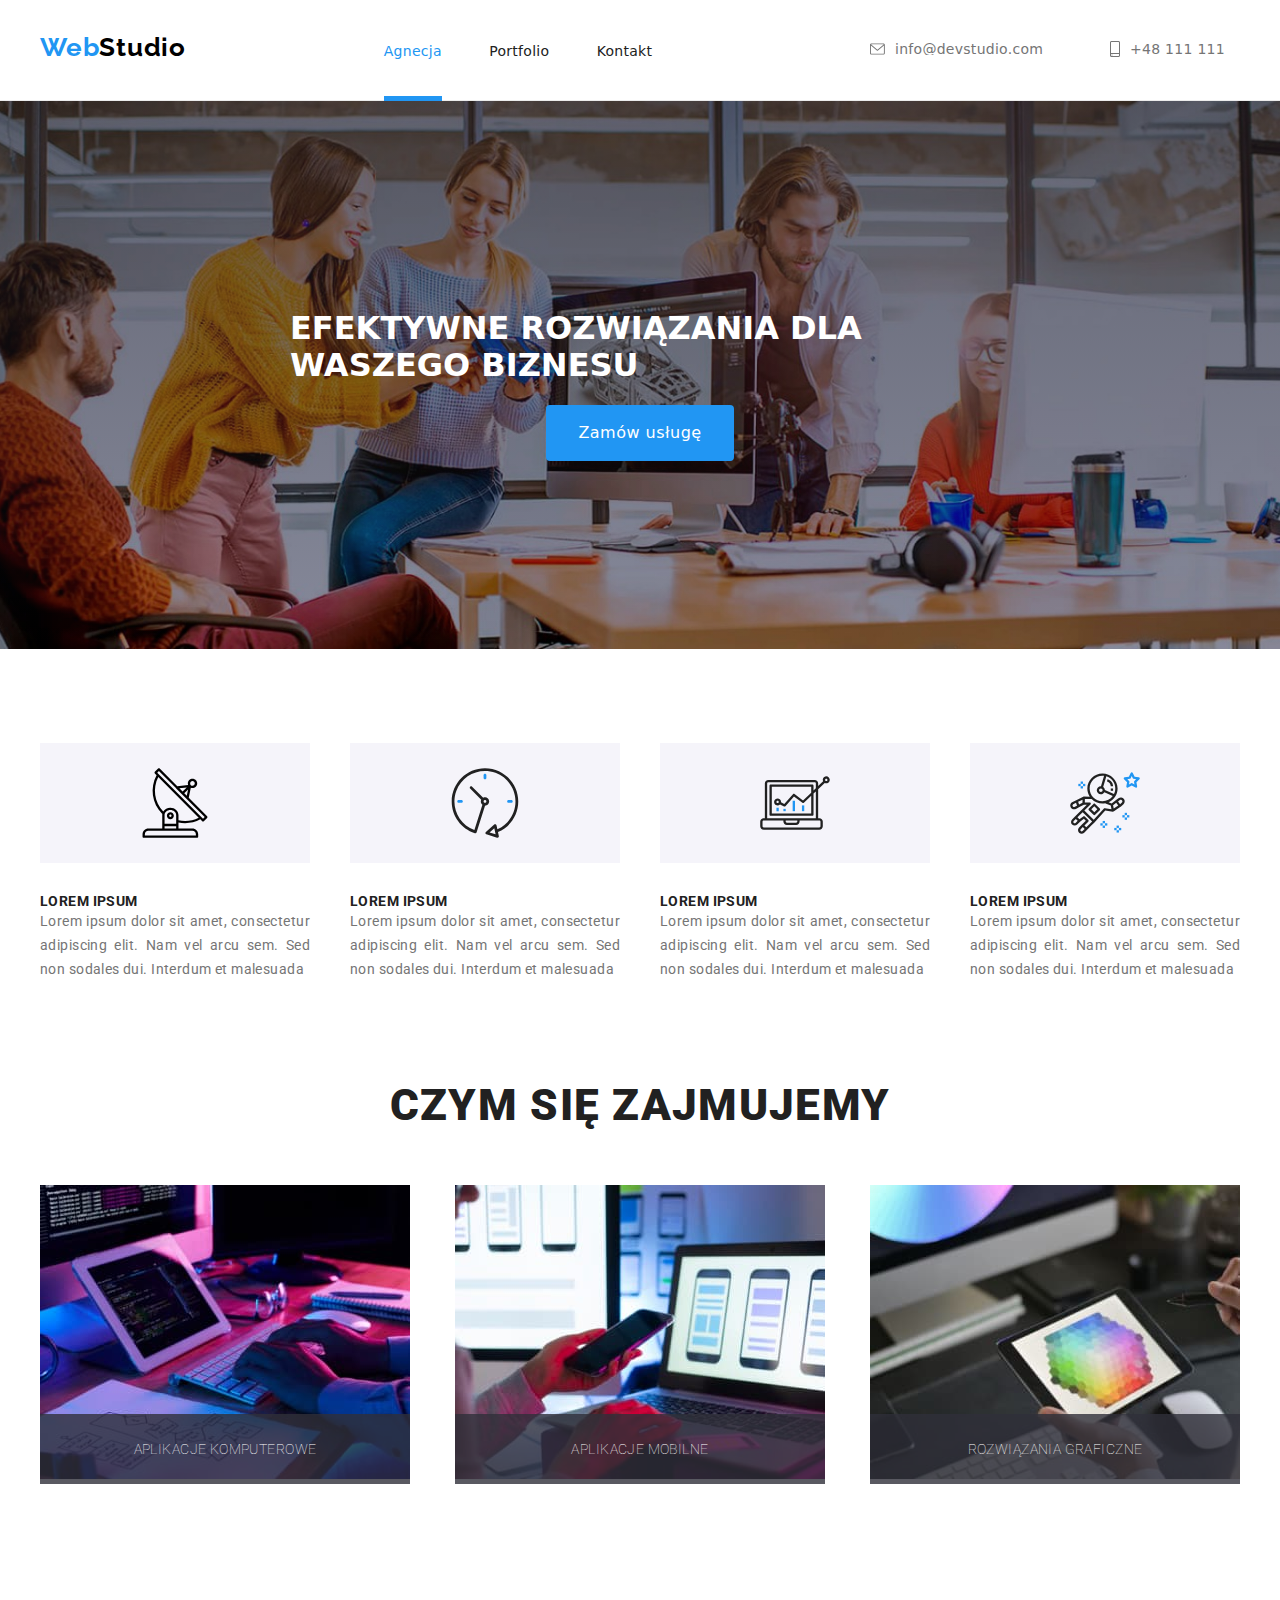
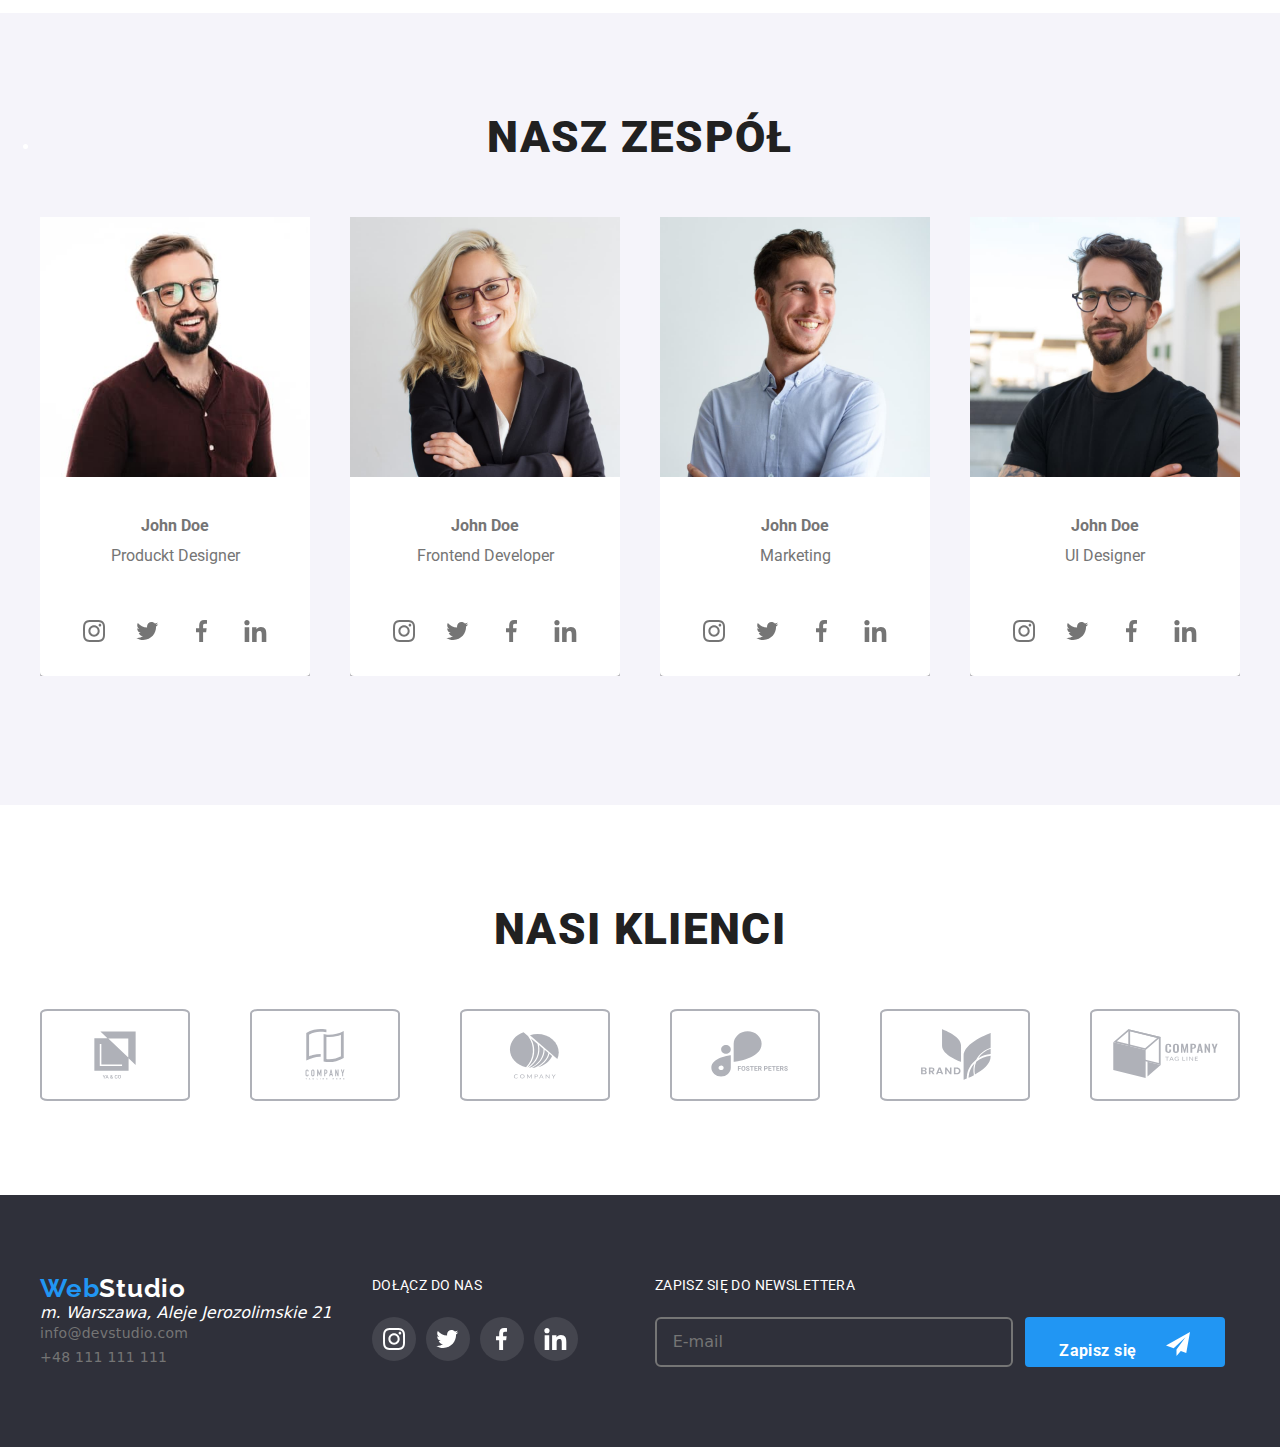
<file: index.html>
<!DOCTYPE html>
<html lang="pl">
  <head>
    <meta charset="UTF-8" />
    <meta http-equiv="X-UA-Compatible" content="IE=edge" />
    <meta name="viewport" content="width=device-width, initial-scale=1.0" />
    <meta name="description" content="homework 6" />
    <link
      rel="stylesheet"
      href="https://cdnjs.cloudflare.com/ajax/libs/modern-normalize/1.0.0/modern-normalize.min.css"
    />
    <link
      href="https://fonts.googleapis.com/css2?family=Roboto&display=swap"
      rel="stylesheet"
    />
    <link
      href="https://fonts.googleapis.com/css2?family=Raleway:wght@500&display=swap"
      rel="stylesheet"
    />

    <title>Studio</title>
    <link rel="stylesheet" type="text/css" href="css/main.min.css" />
  </head>

  <body>
    <header class="header">
      <div class="header__menu">
        <a class="header__logo" href="index.html"
          ><span style="color: #2196f3">Web</span
          ><span style="color: #000000">Studio</span></a
        >

        <nav>
          <a class="link__page link-nav__underline" href="index.html"
            >Agnecja</a
          >

          <a class="link__page" href="portfolio.html">Portfolio</a>

          <a class="link__page" href="#kontakt">Kontakt</a>
        </nav>
        <div class="header__contact">
          <a class="link link--contact" href="mailto:info@devstudio.com">
            <svg class="contact__icon" width="200" height="12">
              <use href="./images/icons.svg#icon-envelope"></use>
              <text class="contact__link" x="25" y="11">
                info@devstudio.com
              </text>
            </svg>
          </a>
          <a class="link link--contact" href="tel:+48 111111111"
            ><svg class="contact__icon" width="120" height="16">
              <use href="./images/icons.svg#icon-smartphone"></use>
              <text class="contact__link" x="25" y="13">+48 111 111 111</text>
            </svg>
          </a>
        </div>
      </div>
    </header>
    <main class="main">
      <section class="order">
        <div class="order__container">
          <h1 class="order__header">
            EFEKTYWNE ROZWIĄZANIA DLA WASZEGO BIZNESU
          </h1>

          <div>
            <button class="button" data-modal-open>Zamów usługę</button>
          </div>
        </div>
      </section>
    </main>
    <section class="lorem">
      <div class="container">
        <div class="wrapper">
          <div class="lorem__icon-box">
            <svg class="lorem__icon" width="100" height="150">
              <use href="./images/icons.svg#icon-antenna-1"></use>
            </svg>
          </div>
          <div class="lorem__icon-box">
            <svg class="lorem__icon" width="100" height="150">
              <use href="./images/icons.svg#icon-clock-1"></use>
            </svg>
          </div>
          <div class="lorem__icon-box">
            <svg class="lorem__icon" width="100" height="150">
              <use href="./images/icons.svg#icon-diagram-1"></use>
            </svg>
          </div>
          <div class="lorem__icon-box">
            <svg class="lorem__icon" width="100" height="150">
              <use href="./images/icons.svg#icon-astronaut-1"></use>
            </svg>
          </div>
          <div class="lorem-box">
            <h4 class="lorem-box__paragraf">LOREM IPSUM</h4>
            <p class="lorem__description">
              Lorem ipsum dolor sit amet, consectetur adipiscing elit. Nam vel
              arcu sem. Sed non sodales dui. Interdum et malesuada
            </p>
          </div>
          <div class="lorem-box">
            <h4 class="lorem-box__paragraf">LOREM IPSUM</h4>
            <p class="lorem__description">
              Lorem ipsum dolor sit amet, consectetur adipiscing elit. Nam vel
              arcu sem. Sed non sodales dui. Interdum et malesuada
            </p>
          </div>
          <div class="lorem-box">
            <h4 class="lorem-box__paragraf">LOREM IPSUM</h4>
            <p class="lorem__description">
              Lorem ipsum dolor sit amet, consectetur adipiscing elit. Nam vel
              arcu sem. Sed non sodales dui. Interdum et malesuada
            </p>
          </div>
          <div class="lorem-box">
            <h4 class="lorem-box__paragraf">LOREM IPSUM</h4>
            <p class="lorem__description">
              Lorem ipsum dolor sit amet, consectetur adipiscing elit. Nam vel
              arcu sem. Sed non sodales dui. Interdum et malesuada
            </p>
          </div>
        </div>
      </div>
    </section>
    <section class="whatwedo">
      <div class="container">
        <ul class="wrapper">
          <li><h2 class="section__paragraf">Czym się zajmujemy</h2></li>
          <li class="whatwedo__box">
            <p class="whatwedo__label">aplikacje komputerowe</p>
            <figure class="whatwedo__figure">
              <!-- Dowolna treść graficzna: zdjęcie, wykres, diagram itp. -->
              <img
                src="images/block_diagram.jpg"
                alt="block_diagram"
                width="370"
                height="294"
              />
            </figure>
          </li>
          <li class="whatwedo__box">
            <p class="whatwedo__label">aplikacje mobilne</p>
            <figure class="whatwedo__figure">
              <!-- Dowolna treść graficzna: zdjęcie, wykres, diagram itp. -->
              <img
                src="images/mobileappdeveloper.jpg"
                alt="mobileappdeveloper"
                width="370"
                height="294"
              />
            </figure>
          </li>
          <li class="whatwedo__box">
            <p class="whatwedo__label">rozwiązania graficzne</p>
            <figure class="whatwedo__figure">
              <!-- Dowolna treść graficzna: zdjęcie, wykres, diagram itp. -->
              <img
                src="images/graphic_design.jpg"
                alt="graphic_designer"
                width="370"
                height="294"
              />
            </figure>
          </li>
        </ul>
      </div>
    </section>
    <section class="team">
      <div class="container">
        <ul class="wrapper">
          <li><h2 class="section__paragraf">Nasz zespół</h2></li>
          <li class="team__box">
            <figure class="team__figure">
              <!-- Dowolna treść graficzna: zdjęcie, wykres, diagram itp. -->
              <img
                src="images/produckt_designer.jpg"
                alt="produckt_designer"
                width="270"
                height="260"
              />
              <figcaption class="team__description">
                <strong>John Doe</strong>
                Produckt Designer
              </figcaption>
              <div class="team__icons-box">
                <svg
                  class="socials__icon socials__icon--team"
                  width="44"
                  height="44"
                >
                  <use href="./images/icons.svg#icon-instagram-2"></use>
                </svg>
                <svg
                  class="socials__icon socials__icon--team"
                  width="44"
                  height="44"
                >
                  <use href="./images/icons.svg#icon-twitter-1"></use>
                </svg>
                <svg
                  class="socials__icon socials__icon--team"
                  width="44"
                  height="44"
                >
                  <use href="./images/icons.svg#icon-facebook-1"></use>
                </svg>
                <svg
                  class="socials__icon socials__icon--team"
                  width="44"
                  height="44"
                >
                  <use href="./images/icons.svg#icon-linkedin-1"></use>
                </svg>
              </div>
            </figure>
          </li>
          <li class="team__box">
            <figure class="team__figure">
              <!-- Dowolna treść graficzna: zdjęcie, wykres, diagram itp. -->
              <img
                src="images/frontenddeveloper.jpg"
                alt="frontenddeveloper"
                width="270"
                height="260"
              />
              <figcaption class="team__description">
                <strong>John Doe </strong>
                Frontend Developer
              </figcaption>
              <div class="team__icons-box">
                <svg
                  class="socials__icon socials__icon--team"
                  width="44"
                  height="44"
                >
                  <use href="./images/icons.svg#icon-instagram-2"></use>
                </svg>
                <svg
                  class="socials__icon socials__icon--team"
                  width="44"
                  height="44"
                >
                  <use href="./images/icons.svg#icon-twitter-1"></use>
                </svg>
                <svg
                  class="socials__icon socials__icon--team"
                  width="44"
                  height="44"
                >
                  <use href="./images/icons.svg#icon-facebook-1"></use>
                </svg>
                <svg
                  class="socials__icon socials__icon--team"
                  width="44"
                  height="44"
                >
                  <use href="./images/icons.svg#icon-linkedin-1"></use>
                </svg>
              </div>
            </figure>
          </li>

          <li class="team__box">
            <figure class="team__figure">
              <!-- Dowolna treść graficzna: zdjęcie, wykres, diagram itp. -->
              <img
                src="images/marketing.jpg"
                alt="marketing"
                width="270"
                height="260"
              />
              <figcaption class="team__description">
                <strong>John Doe </strong>
                Marketing
              </figcaption>
              <div class="team__icons-box">
                <svg
                  class="socials__icon socials__icon--team"
                  width="44"
                  height="44"
                >
                  <use href="./images/icons.svg#icon-instagram-2"></use>
                </svg>
                <svg
                  class="socials__icon socials__icon--team"
                  width="44"
                  height="44"
                >
                  <use href="./images/icons.svg#icon-twitter-1"></use>
                </svg>
                <svg
                  class="socials__icon socials__icon--team"
                  width="44"
                  height="44"
                >
                  <use href="./images/icons.svg#icon-facebook-1"></use>
                </svg>
                <svg
                  class="socials__icon socials__icon--team"
                  width="44"
                  height="44"
                >
                  <use href="./images/icons.svg#icon-linkedin-1"></use>
                </svg>
              </div>
            </figure>
          </li>
          <li class="team__box">
            <figure class="team__figure">
              <!-- Dowolna treść graficzna: zdjęcie, wykres, diagram itp. -->
              <img
                src="images/ui_designer.jpg"
                alt="ui_designer"
                width="270"
                height="260"
              />
              <figcaption class="team__description">
                <strong>John Doe</strong>
                UI Designer
              </figcaption>
              <div class="team__icons-box">
                <svg
                  class="socials__icon socials__icon--team"
                  width="44"
                  height="44"
                >
                  <use href="./images/icons.svg#icon-instagram-2"></use>
                </svg>
                <svg
                  class="socials__icon socials__icon--team"
                  width="44"
                  height="44"
                >
                  <use href="./images/icons.svg#icon-twitter-1"></use>
                </svg>
                <svg
                  class="socials__icon socials__icon--team"
                  width="44"
                  height="44"
                >
                  <use href="./images/icons.svg#icon-facebook-1"></use>
                </svg>
                <svg
                  class="socials__icon socials__icon--team"
                  width="44"
                  height="44"
                >
                  <use href="./images/icons.svg#icon-linkedin-1"></use>
                </svg>
              </div>
            </figure>
          </li>
        </ul>
      </div>
    </section>
    <section class="clients">
      <div class="container">
        <div class="wrapper">
          <h2 class="section__paragraf">Nasi klienci</h2>

          <div class="clients__box">
            <svg class="clients__icon" width="170" height="92">
              <use href="./images/icons.svg#icon-Logo"></use>
            </svg>
          </div>
          <div class="clients__box">
            <svg class="clients__icon" width="170" height="92">
              <use href="./images/icons.svg#icon-Logo-1"></use>
            </svg>
          </div>
          <div class="clients__box">
            <svg class="clients__icon" width="170" height="92">
              <use href="./images/icons.svg#icon-Logo-2"></use>
            </svg>
          </div>
          <div class="clients__box">
            <svg class="clients__icon" width="170" height="92">
              <use href="./images/icons.svg#icon-Logo-3"></use>
            </svg>
          </div>
          <div class="clients__box">
            <svg class="clients__icon" width="170" height="92">
              <use href="./images/icons.svg#icon-Logo-4"></use>
            </svg>
          </div>
          <div class="clients__box">
            <svg class="clients__icon" width="170" height="92">
              <use href="./images/icons.svg#icon-Logo-5"></use>
            </svg>
          </div>
        </div>
      </div>
    </section>
    <footer class="footer">
      <div class="footer__container">
        <div class="footer__address">
          <a class="footer__logo" href="index.html"
            ><span style="color: #2196f3">Web</span
            ><span style="color: #ffffff">Studio</span></a
          >

          <i>m. Warszawa, Aleje Jerozolimskie 21</i>

          <a
            class="link__page link__page--footer"
            href="mailto:info@devstudio.com"
            >info@devstudio.com</a
          >

          <a class="link__page link__page--footer" href="tel:+48111111111"
            >+48 111 111 111</a
          >
        </div>
        <div class="footer__socialmedia">
          <p class="socialmedia__paragraf">DOŁĄCZ DO NAS</p>
          <div class="footer__icon-box">
            <svg
              class="socials__icons socials__icons--footer"
              width="44"
              height="44"
            >
              <use href="./images/icons.svg#icon-instagram-2"></use>
            </svg>
            <svg
              class="socials__icons socials__icons--footer"
              width="44"
              height="44"
            >
              <use href="./images/icons.svg#icon-twitter-1"></use>
            </svg>
            <svg
              class="socials__icons socials__icons--footer"
              width="44"
              height="44"
            >
              <use href="./images/icons.svg#icon-facebook-1"></use>
            </svg>
            <svg
              class="socials__icons socials__icons--footer"
              width="44"
              height="44"
            >
              <use href="./images/icons.svg#icon-linkedin-1"></use>
            </svg>
          </div>
        </div>
        <div class="footer__form-newsletter">
          <p class="form-newsletter__paragraf">zapisz się do newslettera</p>
          <form name="order-form" autocomplete="on" novalidate>
            <div class="form-newsletter__box">
              <label>
                <input
                  type="email"
                  class="form-newsletter__input"
                  name="mail"
                  placeholder="E-mail"
                />
              </label>
              <button type="submit" class="button button--newsletter">
                <text class="form-newsletter__link" x="0" y="0"
                  >Zapisz się</text
                >
                <svg class="form-newsletter__button-icon">
                  <use href="./images/icons.svg#icon-send"></use>
                </svg>
              </button>
            </div>
          </form>
        </div>
      </div>
    </footer>
    <div class="modal__backdrop modal__is-hidden" data-modal>
      <div class="modal__window">
        <svg class="modal__close-button" data-modal-close>
          <use href="./images/icons.svg#close-button"></use>
        </svg>

        <div class="modal__form">
          <p class="modal__paragraf-title">
            Zostaw swoje dane w formularzu poniżej
          </p>

          <form name="modal-order__form" autocomplete="on" novalidate>
            <p class="modal-order__paragraf">Imię</p>
            <label class="modal-order__label">
              <svg class="modal-order__icons">
                <use href="./images/icons.svg#icon-personblack"></use>
              </svg>
              <input
                type="text"
                class="modal-order__input"
                name="name"
                placeholder="Imię"
              />
            </label>
            <p class="modal-order__paragraf">Telefon</p>
            <label class="modal-order__label">
              <svg class="modal-order__icons">
                <use href="./images/icons.svg#icon-phoneblack"></use>
              </svg>
              <input
                type="tel"
                class="modal-order__input"
                name="phone"
                placeholder="Telefon"
              />
            </label>
            <p class="modal-order__paragraf">Email</p>
            <label class="modal-order__label">
              <svg class="modal-order__icons">
                <use href="./images/icons.svg#icon-mailblack"></use>
              </svg>
              <input
                type="email"
                class="modal-order__input"
                name="mail"
                placeholder="E-mail"
              />
            </label>
            <p class="modal-order__paragraf">Komentarz</p>
            <label class="modal-order__label">
              <textarea
                name="feedback"
                class="modal-order__comment"
                rows="5"
                placeholder="Wprowadź tekst"
              ></textarea>
            </label>
            <div class="modal_order__sumbit-box">
              <input
                class="modal-order__checkbox modal-order__visually-hidden"
                type="checkbox"
                name="termsprivacy"
                value="privacy"
                id="privacy"
              />
              <label class="modal_order__check" for="privacy"
                >Oświadczam iż akceptuję
                <a href="regulations" class="modal_order__privacy-links"
                  ><span style="color: #2196f3">Regulamin</span></a
                >
                i
                <a href="privacy" class="modal_order__privacy-links"
                  ><span style="color: #2196f3">Politykę Prywatności</span></a
                ></label
              >
              <button type="submit" class="button button--sumbit">
                Wyślij
              </button>
            </div>
          </form>
        </div>
      </div>
    </div>
    <script src="./js/modal.js"></script>
  </body>
</html>
</file>
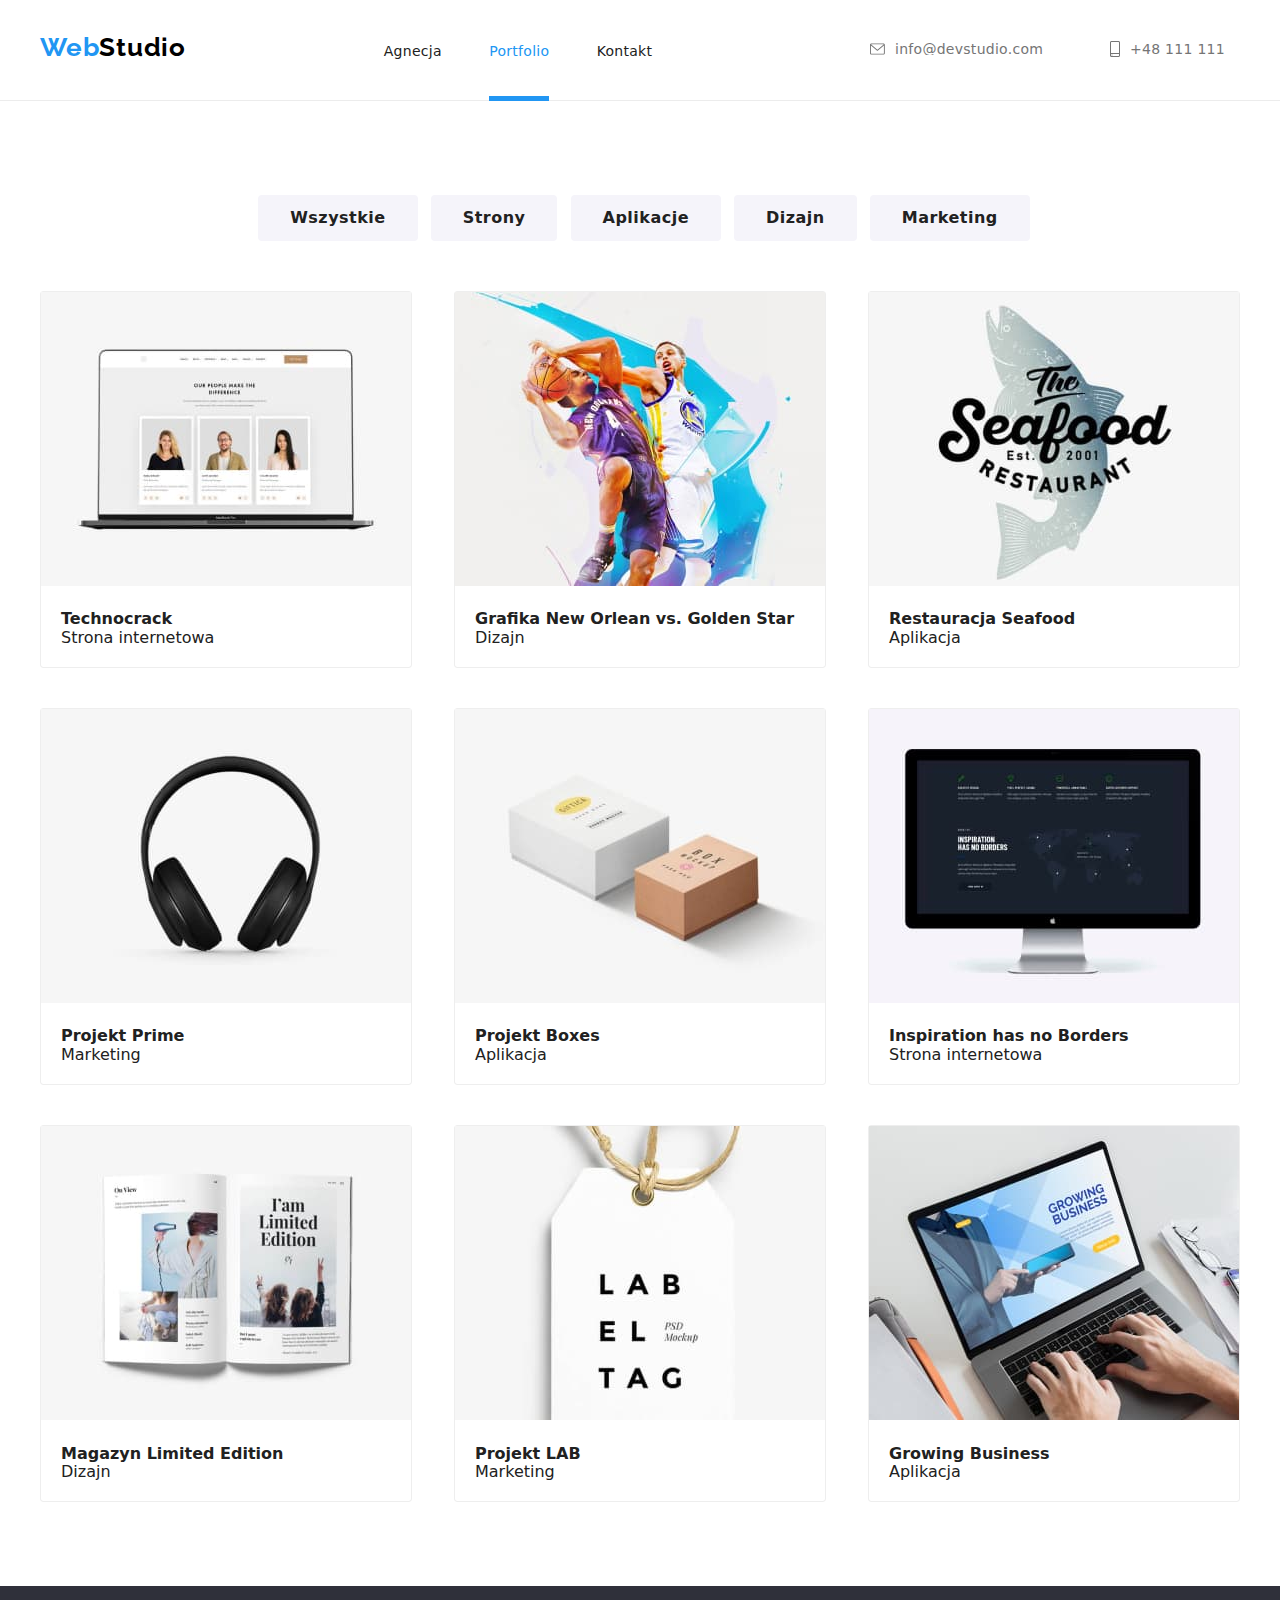
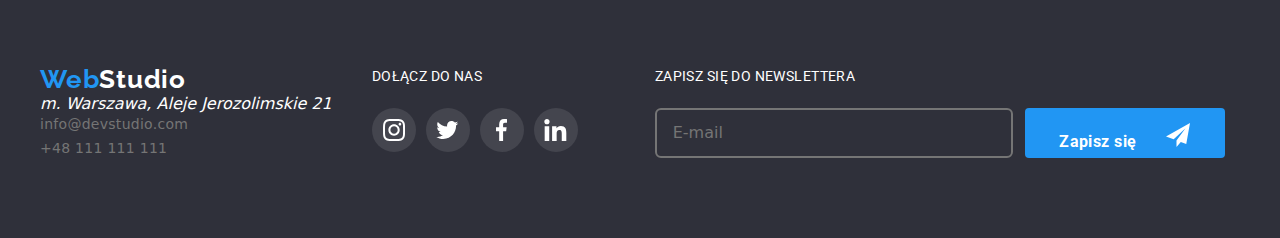
<file: portfolio.html>
<!DOCTYPE html>
<html lang="pl">
  <head>
    <meta charset="UTF-8" />
    <meta http-equiv="X-UA-Compatible" content="IE=edge" />
    <meta name="viewport" content="width=device-width, initial-scale=1.0" />
    <meta name="description" content="homework 6" />
    <!-- <link href="https://fonts.googleapis.com/css2?family=Roboto&display=swap" rel="stylesheet"> -->
    <link
      rel="stylesheet"
      href="https://cdnjs.cloudflare.com/ajax/libs/modern-normalize/1.0.0/modern-normalize.min.css"
    />
    <link
      rel="stylesheet"
      href="https://fonts.googleapis.com/css2?family=Roboto&display=swap"
    />
    <link
      href="https://fonts.googleapis.com/css2?family=Raleway:wght@500&display=swap"
      rel="stylesheet"
    />
    <title>Portfolio</title>
    <link rel="stylesheet" type="text/css" href="css/main.min.css" />
  </head>

  <body>
    <header class="header">
      <div class="header__menu">
        <a class="header__logo" href="index.html"
          ><span style="color: #2196f3">Web</span
          ><span style="color: #000000">Studio</span></a
        >

        <nav>
          <a class="link__page" href="index.html">Agnecja</a>

          <a class="link__page link-nav__underline" href="portfolio.html"
            >Portfolio</a
          >

          <a class="link__page" href="#kontakt">Kontakt</a>
        </nav>
        <div class="header__contact">
          <a class="link link--contact" href="mailto:info@devstudio.com">
            <svg class="contact__icon" width="200" height="12">
              <use href="./images/icons.svg#icon-envelope"></use>
              <text class="contact__link" x="25" y="11">
                info@devstudio.com
              </text>
            </svg>
          </a>
          <a class="link link--contact" href="tel:+48 111111111"
            ><svg class="contact__icon" width="120" height="16">
              <use href="./images/icons.svg#icon-smartphone"></use>
              <text class="contact__link" x="25" y="13">+48 111 111 111</text>
            </svg>
          </a>
        </div>
      </div>
    </header>
    <main class="main__portfolio">
      <div class="container">
        <button type="button" class="button button--portfolio">
          <strong>Wszystkie</strong>
        </button>
        <button type="button" class="button button--portfolio">
          <strong>Strony</strong>
        </button>
        <button type="button" class="button button--portfolio">
          <strong>Aplikacje</strong>
        </button>
        <button type="button" class="button button--portfolio">
          <strong>Dizajn</strong>
        </button>
        <button type="button" class="button button--portfolio">
          <strong>Marketing</strong>
        </button>
      </div>
    </main>
    <section class="portfolio">
      <div class="container">
        <div class="wrapper">
          <div class="portfolio__box">
            <figure class="portfolio__figure">
              <!-- Dowolna treść graficzna: zdjęcie, wykres, diagram itp. -->
              <div class="figure__onlay">
                <img
                  src="images/technocrack_website.jpg"
                  alt="technocrack_website"
                  width="370"
                  height="294"
                />
                <div class="figure__onlay-hidden">
                  <p class="figure__text-hidden">
                    Technocrack jest popularną platformą wykorzystywaną do
                    rozpowszechniania koronawirusa. Firmy wykorzystują tę
                    platformę do celów szpiegowskich i ataków na
                    niezabezpieczone serwery konkurencji
                  </p>
                </div>
              </div>
              <figcaption class="description-portfolio">
                <strong>Technocrack</strong>
                Strona internetowa
              </figcaption>
            </figure>
          </div>
          <div class="portfolio__box">
            <figure class="portfolio__figure">
              <div class="figure__onlay">
                <img
                  src="images/neworleanvsgoldenstar_graphic.jpg"
                  alt="neworleanvsgoldenstar_graphic"
                  width="370"
                  height="294"
                />
                <div class="figure__onlay-hidden">
                  <p class="figure__text-hidden">
                    Technocrack jest popularną platformą wykorzystywaną do
                    rozpowszechniania koronawirusa. Firmy wykorzystują tę
                    platformę do celów szpiegowskich i ataków na
                    niezabezpieczone serwery konkurencji
                  </p>
                </div>
              </div>
              <!-- Dowolna treść graficzna: zdjęcie, wykres, diagram itp. -->

              <figcaption class="description-portfolio">
                <strong>Grafika New Orlean vs. Golden Star </strong>
                Dizajn
              </figcaption>
            </figure>
          </div>
          <div class="portfolio__box">
            <figure class="portfolio__figure">
              <div class="figure__onlay">
                <img
                  src="images/seafood_logo.jpg"
                  alt="seafood_logo"
                  width="370"
                  height="294"
                />
                <div class="figure__onlay-hidden">
                  <p class="figure__text-hidden">
                    Technocrack jest popularną platformą wykorzystywaną do
                    rozpowszechniania koronawirusa. Firmy wykorzystują tę
                    platformę do celów szpiegowskich i ataków na
                    niezabezpieczone serwery konkurencji
                  </p>
                </div>
              </div>
              <!-- Dowolna treść graficzna: zdjęcie, wykres, diagram itp. -->

              <figcaption class="description-portfolio">
                <strong>Restauracja Seafood </strong>
                Aplikacja
              </figcaption>
            </figure>
          </div>
          <div class="portfolio__box">
            <figure class="portfolio__figure">
              <div class="figure__onlay">
                <img
                  src="images/headphones.jpg"
                  alt="headphones"
                  width="370"
                  height="294"
                />
                <div class="figure__onlay-hidden">
                  <p class="figure__text-hidden">
                    Technocrack jest popularną platformą wykorzystywaną do
                    rozpowszechniania koronawirusa. Firmy wykorzystują tę
                    platformę do celów szpiegowskich i ataków na
                    niezabezpieczone serwery konkurencji
                  </p>
                </div>
              </div>
              <!-- Dowolna treść graficzna: zdjęcie, wykres, diagram itp. -->

              <figcaption class="description-portfolio">
                <strong>Projekt Prime</strong>
                Marketing
              </figcaption>
            </figure>
          </div>
          <div class="portfolio__box">
            <figure class="portfolio__figure">
              <div class="figure__onlay">
                <img
                  src="images/boxes.jpg"
                  alt="project boxes"
                  width="370"
                  height="294"
                />
                <div class="figure__onlay-hidden">
                  <p class="figure__text-hidden">
                    Technocrack jest popularną platformą wykorzystywaną do
                    rozpowszechniania koronawirusa. Firmy wykorzystują tę
                    platformę do celów szpiegowskich i ataków na
                    niezabezpieczone serwery konkurencji
                  </p>
                </div>
              </div>
              <!-- Dowolna treść graficzna: zdjęcie, wykres, diagram itp. -->

              <figcaption class="description-portfolio">
                <strong>Projekt Boxes</strong>
                Aplikacja
              </figcaption>
            </figure>
          </div>
          <div class="portfolio__box">
            <figure class="portfolio__figure">
              <div class="figure__onlay">
                <img
                  src="images/IHNB_website.jpg"
                  alt="IHNB_website"
                  width="370"
                  height="294"
                />
                <div class="figure__onlay-hidden">
                  <p class="figure__text-hidden">
                    Technocrack jest popularną platformą wykorzystywaną do
                    rozpowszechniania koronawirusa. Firmy wykorzystują tę
                    platformę do celów szpiegowskich i ataków na
                    niezabezpieczone serwery konkurencji
                  </p>
                </div>
              </div>
              <!-- Dowolna treść graficzna: zdjęcie, wykres, diagram itp. -->

              <figcaption class="description-portfolio">
                <strong>Inspiration has no Borders</strong>
                Strona internetowa
              </figcaption>
            </figure>
          </div>
          <div class="portfolio__box">
            <figure class="portfolio__figure">
              <div class="figure__onlay">
                <img
                  src="images/magazine.jpg"
                  alt="magazine_limited"
                  width="370"
                  height="294"
                />
                <div class="figure__onlay-hidden">
                  <p class="figure__text-hidden">
                    Technocrack jest popularną platformą wykorzystywaną do
                    rozpowszechniania koronawirusa. Firmy wykorzystują tę
                    platformę do celów szpiegowskich i ataków na
                    niezabezpieczone serwery konkurencji
                  </p>
                </div>
              </div>
              <!-- Dowolna treść graficzna: zdjęcie, wykres, diagram itp. -->

              <figcaption class="description-portfolio">
                <strong>Magazyn Limited Edition</strong>
                Dizajn
              </figcaption>
            </figure>
          </div>
          <div class="portfolio__box">
            <figure class="portfolio__figure">
              <div class="figure__onlay">
                <img
                  src="images/LAB_project.jpg"
                  alt="LAB_project"
                  width="370"
                  height="294"
                />
                <div class="figure__onlay-hidden">
                  <p class="figure__text-hidden">
                    Technocrack jest popularną platformą wykorzystywaną do
                    rozpowszechniania koronawirusa. Firmy wykorzystują tę
                    platformę do celów szpiegowskich i ataków na
                    niezabezpieczone serwery konkurencji
                  </p>
                </div>
              </div>
              <!-- Dowolna treść graficzna: zdjęcie, wykres, diagram itp. -->

              <figcaption class="description-portfolio">
                <strong>Projekt LAB</strong>
                Marketing
              </figcaption>
            </figure>
          </div>
          <div class="portfolio__box">
            <figure class="portfolio__figure">
              <div class="figure__onlay">
                <img
                  src="images/growingbusiness.jpg"
                  alt="growingbusiness_website"
                  width="370"
                  height="294"
                />
                <div class="figure__onlay-hidden">
                  <p class="figure__text-hidden">
                    Technocrack jest popularną platformą wykorzystywaną do
                    rozpowszechniania koronawirusa. Firmy wykorzystują tę
                    platformę do celów szpiegowskich i ataków na
                    niezabezpieczone serwery konkurencji
                  </p>
                </div>
              </div>
              <!-- Dowolna treść graficzna: zdjęcie, wykres, diagram itp. -->

              <figcaption class="description-portfolio">
                <strong>Growing Business</strong>
                Aplikacja
              </figcaption>
            </figure>
          </div>
        </div>
      </div>
    </section>

    <footer class="footer">
      <div class="footer__container">
        <div class="footer__address">
          <a class="footer__logo" href="index.html"
            ><span style="color: #2196f3">Web</span
            ><span style="color: #ffffff">Studio</span></a
          >

          <i>m. Warszawa, Aleje Jerozolimskie 21</i>

          <a
            class="link__page link__page--footer"
            href="mailto:info@devstudio.com"
            >info@devstudio.com</a
          >

          <a class="link__page link__page--footer" href="tel:+48111111111"
            >+48 111 111 111</a
          >
        </div>
        <div class="footer__socialmedia">
          <p class="socialmedia__paragraf">DOŁĄCZ DO NAS</p>
          <div class="footer__icon-box">
            <svg
              class="socials__icons socials__icons--footer"
              width="44"
              height="44"
            >
              <use href="./images/icons.svg#icon-instagram-2"></use>
            </svg>
            <svg
              class="socials__icons socials__icons--footer"
              width="44"
              height="44"
            >
              <use href="./images/icons.svg#icon-twitter-1"></use>
            </svg>
            <svg
              class="socials__icons socials__icons--footer"
              width="44"
              height="44"
            >
              <use href="./images/icons.svg#icon-facebook-1"></use>
            </svg>
            <svg
              class="socials__icons socials__icons--footer"
              width="44"
              height="44"
            >
              <use href="./images/icons.svg#icon-linkedin-1"></use>
            </svg>
          </div>
        </div>
        <div class="footer__form-newsletter">
          <p class="form-newsletter__paragraf">zapisz się do newslettera</p>
          <form name="order-form" autocomplete="on" novalidate>
            <div class="form-newsletter__box">
              <label>
                <input
                  type="email"
                  class="form-newsletter__input"
                  name="mail"
                  placeholder="E-mail"
                />
              </label>
              <button type="submit" class="button button--newsletter">
                <text class="form-newsletter__link" x="0" y="0"
                  >Zapisz się</text
                >
                <svg class="form-newsletter__button-icon">
                  <use href="./images/icons.svg#icon-send"></use>
                </svg>
              </button>
            </div>
          </form>
        </div>
      </div>
    </footer>
    <script src="./js/modal.js"></script>
  </body>
</html>
</file>
<file: css/main.min.css>
:root{--button-color: #2196f3;--main-fontcolor: #757575;--main-font: "Roboto";--logo-font: "Raleway";--section-backroundcolor: #2f303a;--hover-color: #2196f3;--border-color: #afb1b8;--border-radius: 0px 0px 4px 4px;--box-shadow: 0px 1px 3px rgba(0, 0, 0, 0.12), 0px 1px 1px rgba(0, 0, 0, 0.14), 0px 2px 1px rgba(0, 0, 0, 0.2);--border: 1px solid rgba(0, 0, 0, 0.1);--box: 0px 3px 1px rgba(0, 0, 0, 0.1), 0px 1px 2px rgba(0, 0, 0, 0.08), 0px 2px 2px rgba(0, 0, 0, 0.12)}.footer{background-color:#2f303a;color:#fff;min-height:252px;display:flex;align-items:center;justify-content:center}.footer__container{display:flex;width:1200px}.footer__address{display:flex;flex-direction:column;padding-top:60px;padding-bottom:60px}.footer__logo{font-family:var(--logo-font);font-style:normal;font-weight:700;font-size:26px;line-height:31px;letter-spacing:.03em;text-decoration:none}.footer__socialmedia{display:flex;flex-direction:column;padding-top:60px;align-items:flex-start;margin-left:40px}.footer__icon-box{max-width:270px;max-height:100px;display:flex;padding-right:0px;padding:0}.socials__icons--footer{margin-right:10px;fill:#fff;background-color:rgba(255,255,255,.1);border-radius:50%;cursor:pointer}.socials__icons--footer:hover{background-color:#2196f3;transition:250ms}.socialmedia__paragraf{font-family:var(--main-font);font-style:normal;font-weight:400;font-size:14px;line-height:24px;letter-spacing:.03em;margin:0px;padding-bottom:20px;color:#fff}.footer__form-newsletter{display:flex;flex-direction:column;align-items:flex-start;justify-content:flex-start;padding-top:60px;padding-left:67px}.form-newsletter__paragraf{text-transform:uppercase;font-family:var(--main-font);font-style:normal;font-weight:400;font-size:14px;line-height:24px;letter-spacing:.03em;margin:0px;padding-bottom:20px;color:#fff;text-align:start}.form-newsletter__box{display:flex;justify-content:space-between}.form-newsletter__button-icon{fill:#fff;width:24px;height:24px;padding:0;margin:0;margin-left:24px}.form-newsletter__link{font-family:var(--main-font);font-style:normal;font-weight:700;font-size:16px;line-height:24px;letter-spacing:.03em;margin:0px;color:#fff;text-align:start}.form-newsletter__input{background-color:rgba(0,0,0,0);height:50px;min-width:358px;border-radius:6px;margin:0;border-color:#757575;padding-left:16px;border-style:solid;color:#fff}.form-newsletter__input:focus-within{border-color:#fff;transition-duration:250ms;transition:cubic-bezier(0.4, 0, 0.2, 1);outline:none}.button--newsletter{display:flex;justify-content:center;align-items:center;margin-left:12px;transition-duration:0,4s;font-style:normal;font-weight:500;font-size:16px;line-height:162%;letter-spacing:.03em;cursor:pointer;color:#fff;border-radius:4px;background-color:#2196f3;border:none;text-decoration:none;height:50px;width:200px}.button--newsletter:focus,.button--newsletter:hover{color:#fff;background-color:var(--button-color);box-shadow:var(--box);border-radius:var(--border-radius);box-shadow:0px 1px 3px rgba(255,255,255,.12),0px 1px 1px rgba(255,255,255,.14),0px 2px 1px rgba(255,255,255,.2);transition:cubic-bezier(0.4, 0, 0.2, 1)}.link__page{color:#212121;text-decoration:none;font-style:normal;font-weight:500;font-size:14px;line-height:171%;letter-spacing:.02em;padding-right:0px;margin-left:20px;margin-right:20px;position:relative}.link__page:hover{color:#2196f3;cursor:pointer;background-color:rgba(0,0,0,0)}.link--contact{line-height:16px;margin-right:15px}.link__page--footer{color:#757575;margin:0}.header{display:flex;flex-wrap:wrap;align-items:center;justify-content:center;padding-left:25px;padding-top:32px;padding-bottom:32px;padding-right:25px}.header__menu{width:1200px;font-style:normal;font-weight:700;font-size:18px;line-height:200%;letter-spacing:.06em;display:flex;justify-content:space-between;padding:0px;margin:0px}.header__logo{font-family:var(--logo-font);font-style:normal;font-weight:700;font-size:26px;line-height:31px;letter-spacing:.03em;text-decoration:none}.link{color:#212121;text-decoration:none;font-style:normal;font-weight:500;font-size:14px;line-height:171%;letter-spacing:.02em;padding-right:0px;margin-left:20px;margin-right:20px;position:relative}.link:hover{color:var(--hovercolor);cursor:pointer;background-color:rgba(0,0,0,0)}.link:focus{color:var(--hovercolor);cursor:pointer;background-color:rgba(0,0,0,0)}.link--contact{line-height:16px;margin-right:15px}.header__contact{display:flex;justify-content:center;align-items:center}.contact__icon{fill:#757575}.contact__icon:hover,.contact__icon .contact__link:hover{fill:#2196f3;cursor:pointer}.link-nav__underline{display:inline-block;color:#2196f3;position:relative}.link-nav__underline::after{content:"";position:absolute;width:100%;height:5px;background-color:#2196f3;bottom:-37px;left:0}.main{color:#fff;background-color:var(--section-backroundcolor);border-top:1px solid #ececec}.order{max-width:1600px;display:flex;justify-content:center;margin:auto;padding-top:94px;padding-bottom:94px;background-image:linear-gradient(to top, rgba(0, 18, 105, 0) 0%, rgba(47, 48, 58, 0.4) 100%),url("../images/team_meeting.jpg");background-size:cover;background-repeat:no-repeat;background-position:center}.order__container{max-width:700px;color:#fff;display:flex;flex-direction:column;align-items:center;justify-content:center;padding-top:94px;padding-bottom:94px;margin:0;padding-right:0;padding-left:0}.button{font-style:normal;font-weight:500;font-size:16px;line-height:162%;text-align:center;letter-spacing:.03em;cursor:pointer;color:#fff;border-radius:4px;border:none;background-color:var(--button-color);padding:15px 32px;text-align:center;text-decoration:none;display:inline-block}.button:focus,.button:hover{-webkit-box-shadow:0px 10px 13px -7px #000,0px 0px 19px 0px #000;box-shadow:0px 10px 13px -7px #000,0px 0px 19px 0px #000;border-radius:4px 4px 4px 4px;transition:cubic-bezier(0.4, 0, 0.2, 1)}.clients{color:#fff;display:flex;justify-content:center;padding-top:94px;padding-bottom:94px}.clients__box{max-width:150px;max-height:92px;display:flex;padding-right:0px;padding:0;margin:0%;border-radius:10%}.clients__icon{fill:#afb1b8;background-color:#fff;border-radius:5%;border:2px solid #afb1b8}.clients__icon:hover{fill:#2196f3;border-color:#2196f3;cursor:pointer;transition:cubic-bezier(0.4, 0, 0.2, 1)}.section__paragraf{width:1200px;font-family:var(--main-font);font-style:normal;font-weight:900;font-size:44px;line-height:60px;text-transform:uppercase;letter-spacing:.03em;color:#212121;text-decoration:solid;text-align:center;display:inline-block;margin:0;padding-bottom:50px}.lorem{color:#fff;display:flex;justify-content:center;padding-top:94px}.lorem__description{font-family:"Roboto";font-style:normal;font-weight:400;font-size:14px;line-height:24px;letter-spacing:.03em;margin:0px;padding:0px;color:#757575;text-align:justify}.lorem-box{max-width:270px;display:flex;flex-wrap:wrap;padding-right:0px;margin:0px;padding:0}.lorem__icon-box{width:270px;height:120px;display:flex;justify-content:center;align-items:center;padding-right:0px;margin:0px;padding:0;padding-top:30px;padding-bottom:30px;margin-bottom:30px;background-color:#f5f4fa}.lorem-box__paragraf{font-family:"Roboto";font-style:normal;font-weight:700;font-size:14px;line-height:16px;letter-spacing:.03em;text-transform:uppercase;color:#212121;padding:0;margin:0}.main__portfolio{color:#fff;display:flex;flex-direction:column;justify-content:center;align-items:center;border-top:1px solid #ececec;padding-top:94px;padding-bottom:50px}.portfolio__box{margin-bottom:10px;position:relative;overflow:hidden}.container{max-width:1200px;margin:0 auto}.wrapper{max-width:1200px;display:flex;flex-wrap:wrap;justify-content:space-between;gap:0;padding:0;margin:0}.portfolio{color:#fff;display:flex;justify-content:center;padding-bottom:44px;margin:0;gap:0}.description-portfolio{display:flex;flex-direction:column;align-items:flex-start;color:#212121;max-width:370px;padding-top:20px;padding-bottom:20px;padding-left:20px;z-index:1}.portfolio__figure{margin:0 auto;margin-bottom:30px;border-radius:1%;border:1px solid #eee}.portfolio__figure:hover{margin:0 auto;background-color:#fff;box-shadow:0px 1px 3px rgba(0,0,0,.12),0px 1px 1px rgba(0,0,0,.14),0px 2px 1px rgba(0,0,0,.2);border-radius:0px 0px 4px 4px}.figure__onlay{position:relative;overflow:hidden}.portfolio__figure:hover .figure__onlay-hidden,.portfolio__figure:focus .figure__onlay-hidden{transform:translateY(-100%)}.figure__onlay-hidden{background-color:#2196f3;position:absolute;padding-top:20px;padding-left:35px;width:100%;height:100%;transform:translateY(0);transition:transform 250ms ease}.figure__text-hidden{font-weight:400;font-size:18px;line-height:1.55;letter-spacing:.03em;color:#fff;position:absolute;width:301px;text-align:justify}.button--portfolio{color:#212121;background-color:#f5f4fa;margin-left:8px;padding:10px 32px;border-radius:4px 4px 4px 4px}.button--portfolio:hover,.button--portfolio:focus{color:#fff;box-shadow:var(--box-shadow);background-color:var(--button-color);transition:cubic-bezier(0.4, 0, 0.2, 1)}.team{color:#fff;display:flex;justify-content:center;background-color:#f5f4fa;padding-top:94px;padding-bottom:94px}.team__box{margin-bottom:35px;position:relative;overflow:hidden}.team__figure{margin:0 auto;padding-bottom:15px;background-color:#fff;box-shadow:var(--box-shadow);border-radius:var(--border-radius)}.team__description{font-family:var(--main-font);display:flex;flex-direction:column;align-items:center;color:#757575;background-color:#fff;max-width:270px;padding-top:30px;padding-bottom:30px;line-height:30px;margin:0%;gap:0%}.section__paragraf{width:1200px;font-family:var(--main-font);font-style:normal;font-weight:900;font-size:44px;line-height:60px;text-transform:uppercase;letter-spacing:.03em;color:#212121;text-decoration:solid;text-align:center;display:inline-block;margin:0;padding-bottom:50px}.socials__icon{margin-left:5px;margin-right:5px;fill:#757575;background-color:#fff;border-radius:50%}.socials__icon--team{margin-left:5px;margin-right:5px;fill:#757575;background-color:#fff;border-radius:50%}.socials__icon--team:hover{fill:#fff;background-color:#2196f3;cursor:pointer;transition:250ms}.team__icons-box{width:270px;height:60px;display:flex;justify-content:center;align-items:center;padding-right:0px;margin:0px;padding:0;background-color:#fff}.whatwedo{color:#fff;display:flex;justify-content:center;padding-top:94px;padding-bottom:94px}.section__paragraf{width:1200px;font-family:var(--main-font);font-style:normal;font-weight:900;font-size:44px;line-height:60px;text-transform:uppercase;letter-spacing:.03em;color:#212121;text-decoration:solid;text-align:center;display:inline-block;margin:0;padding-bottom:50px}.whatwedo__box{margin-bottom:35px;position:relative;overflow:hidden}.whatwedo__box .whatwedo__label{position:absolute;display:flex;justify-content:center;align-items:center;right:0;bottom:0;margin:0;height:70px;width:370px;background:rgba(47,48,58,.8);font-family:var(--main-font);font-style:normal;font-weight:100;font-size:14px;line-height:16px;text-align:center;letter-spacing:.03em;text-transform:uppercase}.whatwedo__figure{margin:0 auto;background-color:#fff}.modal__backdrop{position:fixed;left:0;top:0;width:100%;height:100%;background-color:rgba(0,0,0,.2)}.modal__window{position:absolute;top:50%;left:50%;transform:translate(-50%, -50%);min-width:528px;min-height:581px;background-color:#fff}.modal__close-button{position:absolute;width:30px;height:30px;top:8px;right:8px;border:var(--border);border-radius:50%;cursor:pointer}.modal__close-button:focus,.modal__close-button:hover{box-shadow:var(--box-shadow);-webkit-box-shadow:1px 1px 8px 4px rgba(77,76,76,.07);-moz-box-shadow:1px 1px 8px 4px rgba(77,76,76,.07);transition:cubic-bezier(0.4, 0, 0.2, 1)}.modal__is-hidden{opacity:0;visibility:hidden;pointer-events:none}.modal-order__paragraf{font-family:var(--main-font);font-style:normal;font-weight:400;font-size:12px;line-height:14px;letter-spacing:.01em;color:#757575}.modal__paragraf-title{font-family:var(--main-font);font-style:normal;font-weight:700;font-size:20px;line-height:23px;text-align:center;letter-spacing:.03em;color:#212121}.modal__form{display:flex;flex-direction:column;padding-left:50px;padding-right:50px;padding-top:40px;padding-bottom:50px}.modal-order__input{min-width:510px;height:40px;border-radius:6px;margin:0;border-color:var(--border-color);padding-left:50px;border-style:solid;color:#212121}.modal-order__comment{min-width:510px;height:120px;background-color:rgba(0,0,0,0);border-radius:6px;margin:0;border-color:var(--border-color);border-style:solid;color:#212121;padding:12px 12px 16px 16px}.modal-order__comment:focus-within{border-color:#2196f3;transition-duration:250ms;transition:cubic-bezier(0.4, 0, 0.2, 1);outline:none}.privacy{position:relative;font-family:var(--main-font);font-style:normal;font-weight:400;font-size:14px;line-height:24px;letter-spacing:.03em;padding-bottom:30px;color:#757575}.modal-order__label{position:relative;display:flex;justify-content:space-between;align-items:center}.modal-order__label:focus-within .modal-order__icons{fill:#2196f3;border-color:#2196f3;transition-duration:250ms;transition:cubic-bezier(0.4, 0, 0.2, 1)}.modal-order__input:focus-within{border-color:#2196f3;transition-duration:250ms;transition:cubic-bezier(0.4, 0, 0.2, 1);outline:none}.modal-order__icons{position:absolute;fill:#212121;height:18px;width:34px;padding-left:15px}.modal_order__check{position:relative;font-family:var(--main-font);font-style:normal;font-weight:400;font-size:14px;line-height:24px;letter-spacing:.03em;padding-bottom:30px;padding-left:35px;padding-top:15px;color:#757575}.modal_order__check::before{display:block;position:absolute;content:"";left:10px;top:18px;width:16px;height:15px;border:2px solid #171717;border-radius:2px;transition:transform 0,5s;background-repeat:no-repeat;background-size:auto 100%;background-position:center}.modal-order__checkbox:checked+.modal_order__check::before{border:none;background-image:url("../images/icon-check.svg");background-color:#2196f3}.modal_order__privacy-links{text-decoration:none}.modal_order__privacy-links:hover{text-shadow:4px 6px 7px rgba(67,63,63,.4);transition:cubic-bezier(0.4, 0, 0.2, 1);text-decoration:underline;color:#2196f3}.modal-order__visually-hidden{position:absolute !important;clip:rect(1px 1px 1px 1px);clip:rect(1px, 1px, 1px, 1px);padding:0 !important;border:0 !important;height:1px !important;width:1px !important;overflow:hidden}.button--sumbit{transition-duration:0,4s;font-style:normal;font-weight:500;font-size:16px;line-height:162%;letter-spacing:.03em;cursor:pointer;color:#fff;border-radius:4px;background-color:var(--button-color);border:none;text-decoration:none;height:50px;width:200px}.button--sumbit:focus,.button--sumbit:hover{color:#fff;background-color:var(--button-color);box-shadow:var(--box);border-radius:var(--border-radius);box-shadow:0px 1px 3px rgba(0,0,0,.12),0px 1px 1px rgba(0,0,0,.14),0px 2px 1px rgba(0,0,0,.2);transition:cubic-bezier(0.4, 0, 0.2, 1)}.modal_order__sumbit-box{display:flex;flex-direction:column;justify-content:center;align-items:center}/*# sourceMappingURL=main.min.css.map */
</file>
